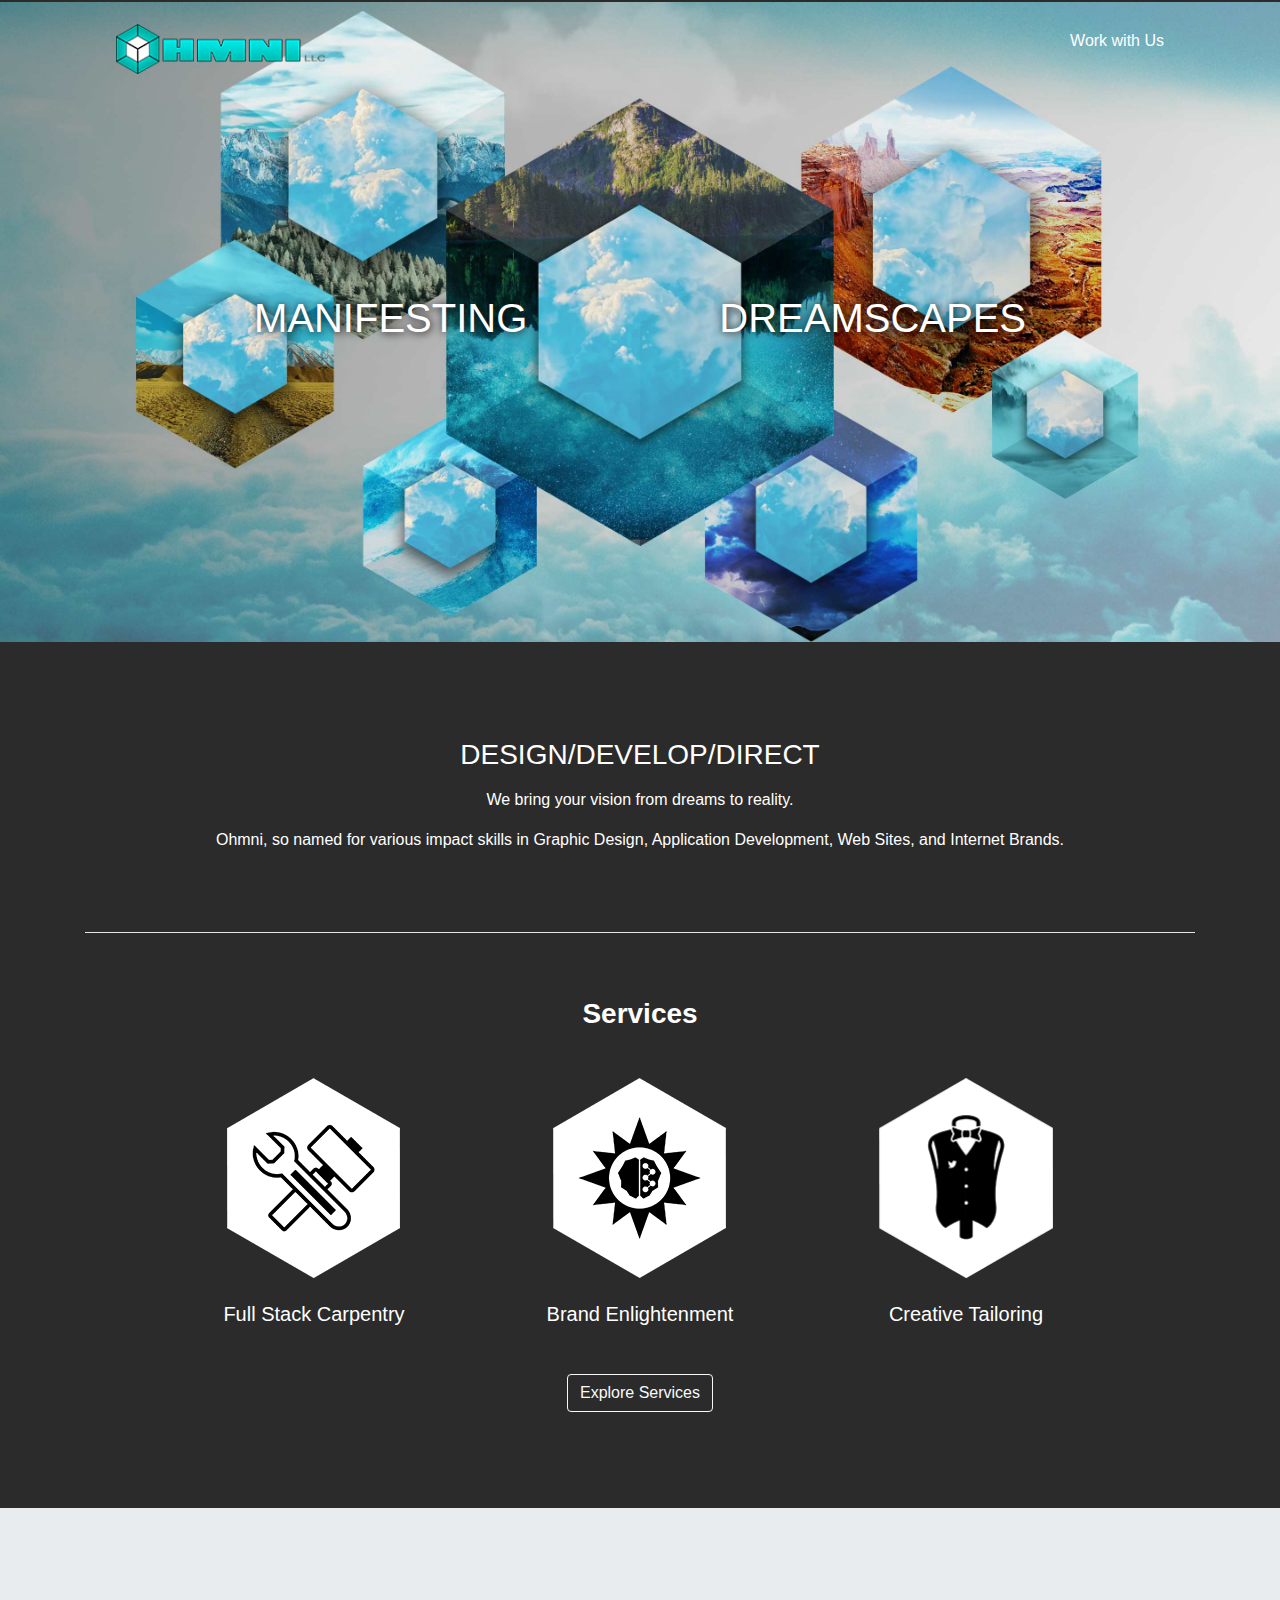
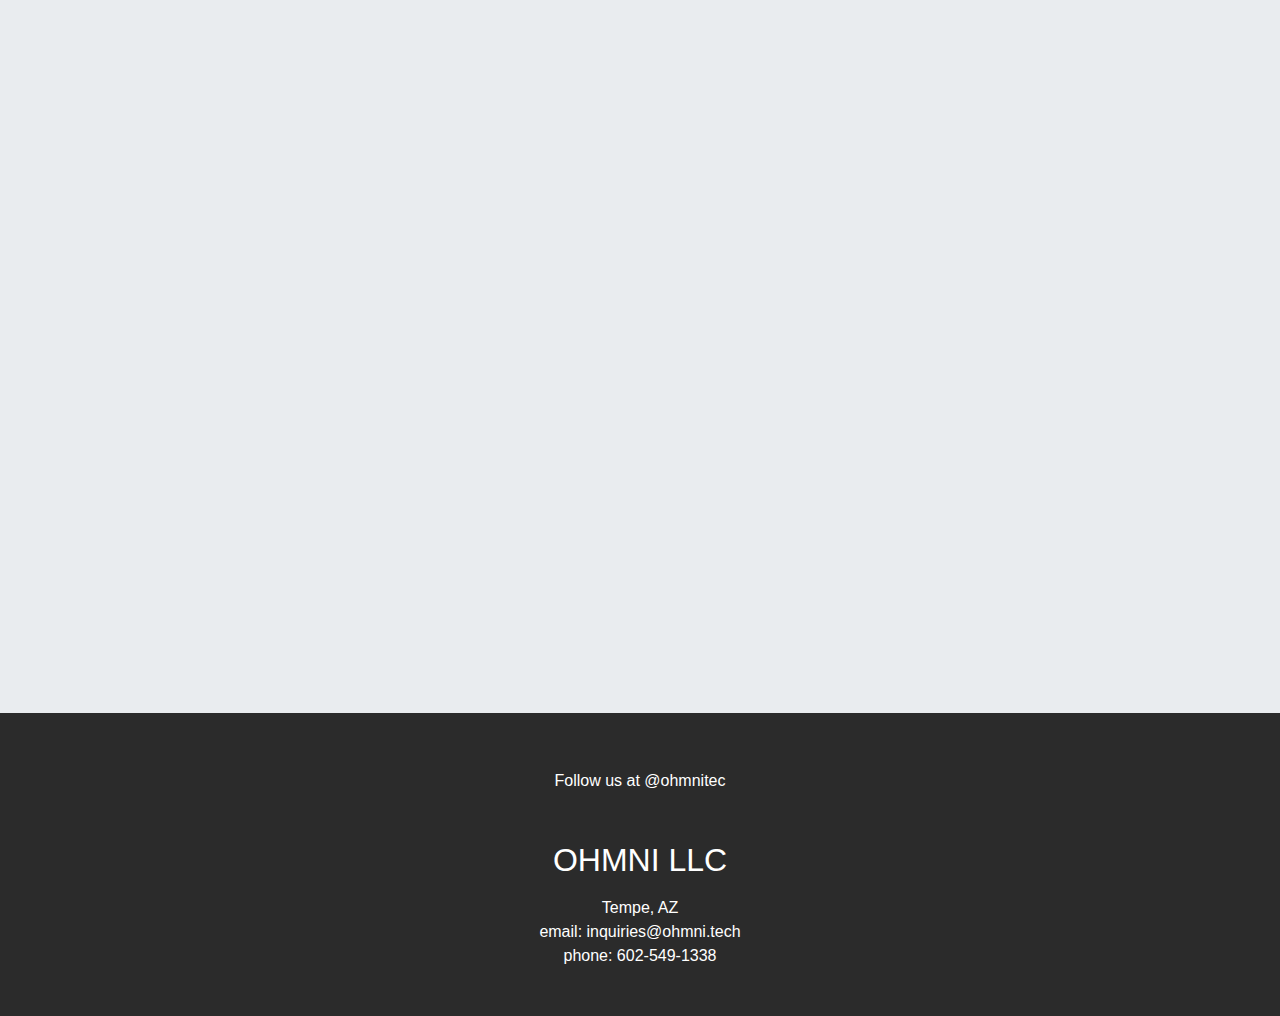
<file: index.html>
<!DOCTYPE html>
<html>

  <head lang="en">
    <meta charset="utf-8">

    <title>Ohmni.tech</title>
    <meta name="description" content="Ohnmi Home Page" />
    <meta name="keywords" content="HTML,CSS,XML,JavaScript">
    <meta name="author" content="Ohmni LLC">

    <!-- Twitter Card data -->
    <meta name="twitter:card" content="summary">
    <meta name="twitter:site" content="@ohmnitec">
    <meta name="twitter:title" content="Ohmni">
    <meta name="twitter:description" content="Ohmni, so named for varios impact dskills in Graphic Design,
       Application Development, Web Sites, and Internet Brands.">
    <meta name="twitter:creator" content="@ohmnitec">
    <!-- Twitter Summary card images must be at least 120x120px -->
    <meta name="twitter:image" content="https://res.cloudinary.com/db4y7ocbu/image/upload/v1540415535/social2.png">

    <!-- Open Graph data -->
    <meta property="og:title" content="Ohmni" />
    <meta property="og:type" content="article" />
    <meta property="og:url" content="https://www.ohmni.tech/" />
    <meta property="og:image" content="https://res.cloudinary.com/db4y7ocbu/image/upload/v1540415535/social2.png" />
    <meta property="og:description" content="Ohmni, so named for varios impact dskills in Graphic Design,
       Application Development, Web Sites, and Internet Brands." />
    <meta property="og:site_name" content="Ohmni" />

    <meta name="viewport" content="width=device-width, initial-scale=1, shrink-to-fit=no">

    <link type="text/css" rel="stylesheet" href="styles/main.css" />
    <link type="text/css" rel="stylesheet" href="styles/bootstrap.css" />

		<link rel="shortcut icon" type="image/png" href="img/ohmnifav.png" />
    <link rel="stylesheet" href="https://use.fontawesome.com/releases/v5.4.1/css/all.css" integrity="sha384-5sAR7xN1Nv6T6+dT2mhtzEpVJvfS3NScPQTrOxhwjIuvcA67KV2R5Jz6kr4abQsz" crossorigin="anonymous">

    <!-- Global site tag (gtag.js) - Google Analytics -->
    <script async src="https://www.googletagmanager.com/gtag/js?id=UA-130620807-1"></script>
    <script>
      window.dataLayer = window.dataLayer || [];
      function gtag(){dataLayer.push(arguments);}
      gtag('js', new Date());

      gtag('config', 'UA-130620807-1');
    </script>
  </head>

  <body>

    <nav class="navbar navbar-expand-lg navbar-dark mt-3 mt-md-0">
      <div class="container">
          <div class="col m-md-3">
            <a href="index.html"><img src="img/microsoft2.png" alt="Ohmni Busines Logo" height="50" width ="auto" class="d-none d-sm-block"></a>
            <a href="index.html"><img src="img/ohmnifav.png" alt="Ohmni Busines Logo" height="50" width ="auto" class="d-block d-sm-none"></a>
          </div>
          <div class="col text-right m-md-3">
            <p><a href="#work" class="text-white">Work with Us</a></p>
          </div>
      </div>
    </nav>

    <div class="big-banner d-flex align-items-center justify-content-center">
      <div class="d-sm-flex text-center">
        <h1 class="mr-sm-5 pr-sm-5 font-weight-normal myshadow">MANIFESTING</h1><h1 class="ml-sm-5 pl-sm-5 font-weight-normal myshadow">DREAMSCAPES</h1>
      </div>
    </div>

    <div class="container">
      <div class="my-5 py-5 row">
        <div class="col-12">
          <h3 class="text-center font-weight-light">DESIGN/DEVELOP/DIRECT</h3>
          <p class="text-center mt-3">We bring your vision from dreams to reality.</p>
          <p class="text-center mt-3">Ohmni, so named for various impact skills in Graphic Design,
             Application Development, Web Sites, and Internet Brands.</p>
        </div>
        <div class="col-12 my-5">
            <hr>
        </div>
        <div class="col-12 px-5">
          <h3 class="text-center font-weight-bold">Services</h3>
           <div class="mt-5 row px-5">
             <div class="col-sm-4">
                <div class="d-flex justify-content-center align-items-center">
                  <a href="fullStackCarpentry.html"><img class="image-responsive ohinvert" src="img/forge.png" height="200" alt="Image of a Wrench and Hammer signifying App Development"></a>
                </div>
                <div class="text-center">
                  <h5 class="pt-4 mb-5 mb-sm-0">Full Stack Carpentry</h5>
                </div>
              </div>
              <div class="col-sm-4">
                 <div class="d-flex justify-content-center align-items-center">
                   <a href="brandEnlightenment.html"><img class="image-responsive ohinvert" src="img/brain.png" height="200" alt="Image of a Brain with cable connections signifying Brand Awareness"></a>
                 </div>
                 <div class="text-center">
                   <h5 class="pt-4  mb-5 mb-sm-0">Brand Enlightenment</h5>
                 </div>
               </div>
               <div class="col-sm-4">
                  <div class="d-flex justify-content-center align-items-center">
                    <a href="creativeTailoring.html"><img class="image-responsive ohinvert" src="img/suite.png" height="200" alt="Image of a tailored vest signifying Custom Design"></a>
                  </div>
                  <div class="text-center">
                    <h5 class="pt-4  mb-5 mb-sm-0">Creative Tailoring</h5>
                  </div>
                </div>
           </div>
           <div class="row justify-content-center align-self-center pt-5">
             <div clast="col-12">
               <a href="services.html"><button type="button" class="btn btn-outline-light">Explore Services</button></a>
             </div>
           </div>
        </div>
      </div>
      </div>
      <div class="container-fluid px-0">
        <div class="jumbotron rounded-0">
          <div id="work" class="row justify-content-center align-self-center pt-5">
          <iframe src="https://docs.google.com/forms/d/e/1FAIpQLSdaob7iep6bWHyJh2N-Jz1HkXhIsTJ9ynYwW-JJyijFlNboeg/viewform?embedded=true" width="640" height="629" frameborder="0" class="">Loading...</iframe>
          </div>
        </div>
    </div>
    <footer class="pt-4">
      <div class="container">
        <p class="text-center">Follow us at @ohmnitec</p>
        <div class="text-center">
          <a href="https://www.facebook.com/ohmnimedia/"><i class="fab fa-facebook-f mx-2 text-white"></i></a>
          <a href="https://twitter.com/ohmnitec"><i class="fab fa-twitter mx-2 text-white"></i></a>
          <a href="https://www.behance.net/ohmnitec"><i class="fab fa-behance mx-2 text-white"></i></a>
          <a href="https://www.instagram.com/ohmnitec/"><i class="fab fa-instagram mx-2 text-white"></i></a>
          <a href="https://www.pinterest.com/ohmnitec/"><i class="fab fa-pinterest mx-2 text-white"></i></a>
          <a href="https://medium.com/@ohmnitec"><i class="fab fa-medium-m mx-2 text-white"></i></a>
        </div>
        <div class="pt-2">
          <h2 class="text-weight-bold text-center">OHMNI LLC</h2>
        </div>
        <div class="pt-2 mb-5">
          <p class="text-center mb-0">Tempe, AZ</p>
          <p class="text-center mb-0">email: inquiries@ohmni.tech</p>
          <p class="text-center">phone: 602-549-1338</p>
        </div>
      </div>
    </footer>
    <!-- Optional JavaScript -->
    <!-- jQuery first, then Popper.js, then Bootstrap JS -->
    <script async src="https://code.jquery.com/jquery-3.2.1.slim.min.js" integrity="sha384-KJ3o2DKtIkvYIK3UENzmM7KCkRr/rE9/Qpg6aAZGJwFDMVNA/GpGFF93hXpG5KkN" crossorigin="anonymous"></script>
    <script async src="https://cdnjs.cloudflare.com/ajax/libs/popper.js/1.12.9/umd/popper.min.js" integrity="sha384-ApNbgh9B+Y1QKtv3Rn7W3mgPxhU9K/ScQsAP7hUibX39j7fakFPskvXusvfa0b4Q" crossorigin="anonymous"></script>
    <script async src="https://maxcdn.bootstrapcdn.com/bootstrap/4.0.0/js/bootstrap.min.js" integrity="sha384-JZR6Spejh4U02d8jOt6vLEHfe/JQGiRRSQQxSfFWpi1MquVdAyjUar5+76PVCmYl" crossorigin="anonymous"></script>
  </body>
</html>
</file>
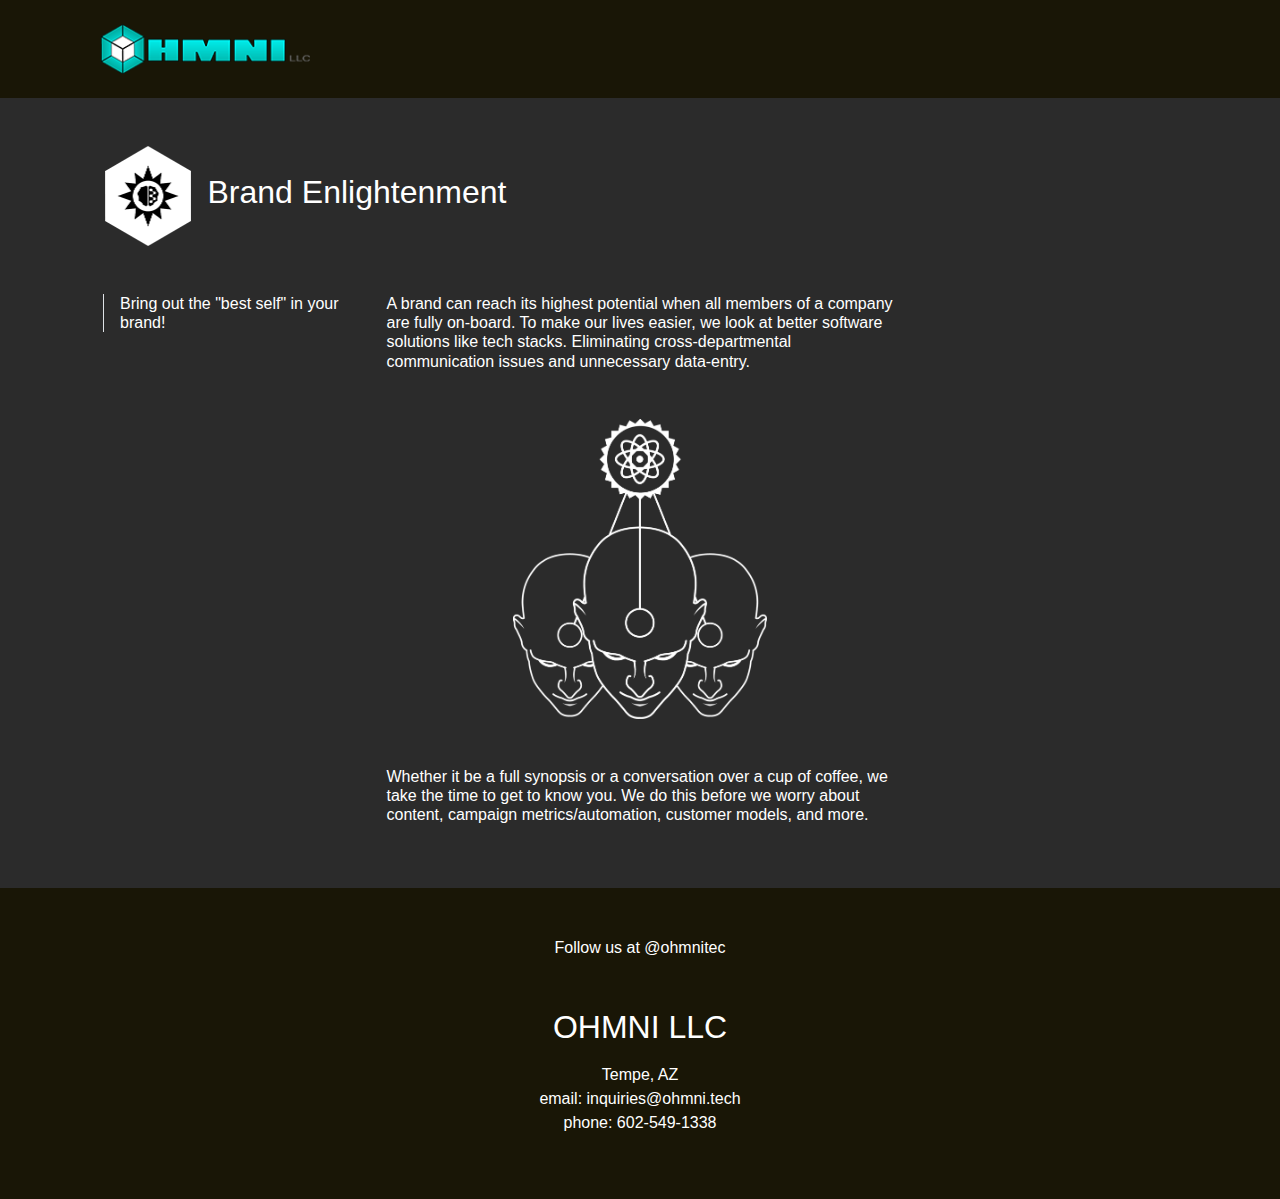
<file: brandEnlightenment.html>
<!DOCTYPE html>
<html>
	<head lang="en">
    <meta charset="utf-8">

    <title>Brand Enlightenment</title>
    <meta name="description" content="Brand Enlightenment" />
    <meta name="keywords" content="HTML,CSS,XML,JavaScript">
    <meta name="author" content="Ohmni LLC">

    <!-- Twitter Card data -->
    <meta name="twitter:card" content="summary">
    <meta name="twitter:site" content="@ohmnitec">
    <meta name="twitter:title" content="Brand Enlightenment">
    <meta name="twitter:description" content='Bring out the "best self" in your brand!'>
    <meta name="twitter:creator" content="@ohmnitec">
    <!-- Twitter Summary card images must be at least 120x120px -->
    <meta name="twitter:image" content="https://res.cloudinary.com/db4y7ocbu/image/upload/v1540415535/social2.png">

    <!-- Open Graph data -->
    <meta property="og:title" content="Brand Enlightenment" />
    <meta property="og:type" content="article" />
    <meta property="og:url" content="https://www.ohmni.tech/" />
    <meta property="og:image" content="https://res.cloudinary.com/db4y7ocbu/image/upload/v1540415535/social2.png" />
    <meta property="og:description" content='Bring out the "best self" in your brand!' />
    <meta property="og:site_name" content="Ohmni" />

    <meta name="viewport" content="width=device-width, initial-scale=1, shrink-to-fit=no">

    <link type="text/css" rel="stylesheet" href="styles/main.css" />
    <link type="text/css" rel="stylesheet" href="styles/bootstrap.css" />

		<link rel="shortcut icon" type="image/png" href="img/ohmnifav.png" />
    <link rel="stylesheet" href="https://use.fontawesome.com/releases/v5.4.1/css/all.css" integrity="sha384-5sAR7xN1Nv6T6+dT2mhtzEpVJvfS3NScPQTrOxhwjIuvcA67KV2R5Jz6kr4abQsz" crossorigin="anonymous">

		<!-- Global site tag (gtag.js) - Google Analytics -->
    <script async src="https://www.googletagmanager.com/gtag/js?id=UA-130620807-1"></script>
    <script>
      window.dataLayer = window.dataLayer || [];
      function gtag(){dataLayer.push(arguments);}
      gtag('js', new Date());

      gtag('config', 'UA-130620807-1');
    </script>
  </head>
	<body>
		<nav class="navbar navbar-expand-lg navbar-dark bg-dark">
  		<div class="container">
  			<div class="m-3">
  				<a href="index.html"><img src="img/microsoft2.png" alt="Ohmni Busines Logo" height="50" width ="auto" class="d-none d-sm-block"></a>
          <a href="index.html"><img src="img/ohmnifav.png" alt="Ohmni Busines Logo" height="50" width ="auto" class="d-block d-sm-none"></a>
  			</div>
  		</div>
		</nav>
		<div class="container px-5 my-5">
			<div class="row mb-5">
				<div class="col-md-1 col-12 d-flex justify-content-center align-items-center mb-3 mb-md-0">
					<img class="image-responsive" src="img/brain.png" height="100" alt="Image of a Wrench and Hammer signifying App Development">
				</div>
				<div class="col-12 col-md-11 d-flex justify-content-left align-items-center">
					<div class="text-center pl-sm-3 pl-lg-0">
						<h2>Brand Enlightenment</h2>
					</div>
				</div>
			</div>
			<div class="row">
				<div class="col-md-3 col-12 pl-0 mb-3 mb-md-0">
					<blockquote class=" blockquote border-left">
						<h6 class="mb-0 ml-3 font-weight-light">Bring out the "best self" in your brand!</h6>
					</blockquote>
				</div>
				<div class="col-md-6 col-12">
					<blockquote class="blockquote mb-5">
						<h6 class="mb-0 font-weight-light">A brand can reach its highest potential when all members of a company are fully on-board.
							To make our lives easier, we look at better software solutions like tech stacks.
							Eliminating cross-departmental communication issues and unnecessary data-entry.</h6>
					</blockquote>
					<div class="my-5 d-flex justify-content-center align-items-center">
						<img class="image-responsive" src="img/collective.png" height="300" alt="Image of a Brain with cable connections signifying Brand Awareness">
					</div>
					<blockquote class="blockquote mt-5">
						<h6 class="mb-0 font-weight-light">Whether it be a full synopsis or a conversation over a cup of coffee,
              we take the time to get to know you. We do this before we worry about content, campaign metrics/automation,
              customer models, and more.  </h6>
					</blockquote>
				</div>
			</div>
		</div>

		<footer class="pt-5 bg-dark">
			<div class="container">
				<p class="text-center">Follow us at @ohmnitec</p>
				<div class="text-center">
					<a href="https://www.facebook.com/ohmnimedia/"><i class="fab fa-facebook-f mx-2 text-white"></i></a>
          <a href="https://twitter.com/ohmnitec"><i class="fab fa-twitter mx-2 text-white"></i></a>
          <a href="https://www.behance.net/ohmnitec"><i class="fab fa-behance mx-2 text-white"></i></a>
          <a href="https://www.instagram.com/ohmnitec/"><i class="fab fa-instagram mx-2 text-white"></i></a>
          <a href="https://www.pinterest.com/ohmnitec/"><i class="fab fa-pinterest mx-2 text-white"></i></a>
          <a href="https://medium.com/@ohmnitec"><i class="fab fa-medium-m mx-2 text-white"></i></a>
				</div>
				<div class="pt-2">
					<h2 class="text-weight-bold text-center">OHMNI LLC</h2>
				</div>
				<div class="pt-2 pb-5">
					<p class="text-center mb-0">Tempe, AZ</p>
					<p class="text-center mb-0">email: inquiries@ohmni.tech</p>
					<p class="text-center">phone: 602-549-1338</p>
				</div>
			</div>
		</footer>
		<!-- Optional JavaScript -->
		<!-- jQuery first, then Popper.js, then Bootstrap JS -->
		<script src="https://code.jquery.com/jquery-3.2.1.slim.min.js" integrity="sha384-KJ3o2DKtIkvYIK3UENzmM7KCkRr/rE9/Qpg6aAZGJwFDMVNA/GpGFF93hXpG5KkN" crossorigin="anonymous"></script>
		<script src="https://cdnjs.cloudflare.com/ajax/libs/popper.js/1.12.9/umd/popper.min.js" integrity="sha384-ApNbgh9B+Y1QKtv3Rn7W3mgPxhU9K/ScQsAP7hUibX39j7fakFPskvXusvfa0b4Q" crossorigin="anonymous"></script>
		<script src="https://maxcdn.bootstrapcdn.com/bootstrap/4.0.0/js/bootstrap.min.js" integrity="sha384-JZR6Spejh4U02d8jOt6vLEHfe/JQGiRRSQQxSfFWpi1MquVdAyjUar5+76PVCmYl" crossorigin="anonymous"></script>
	</body>
</html>
</file>
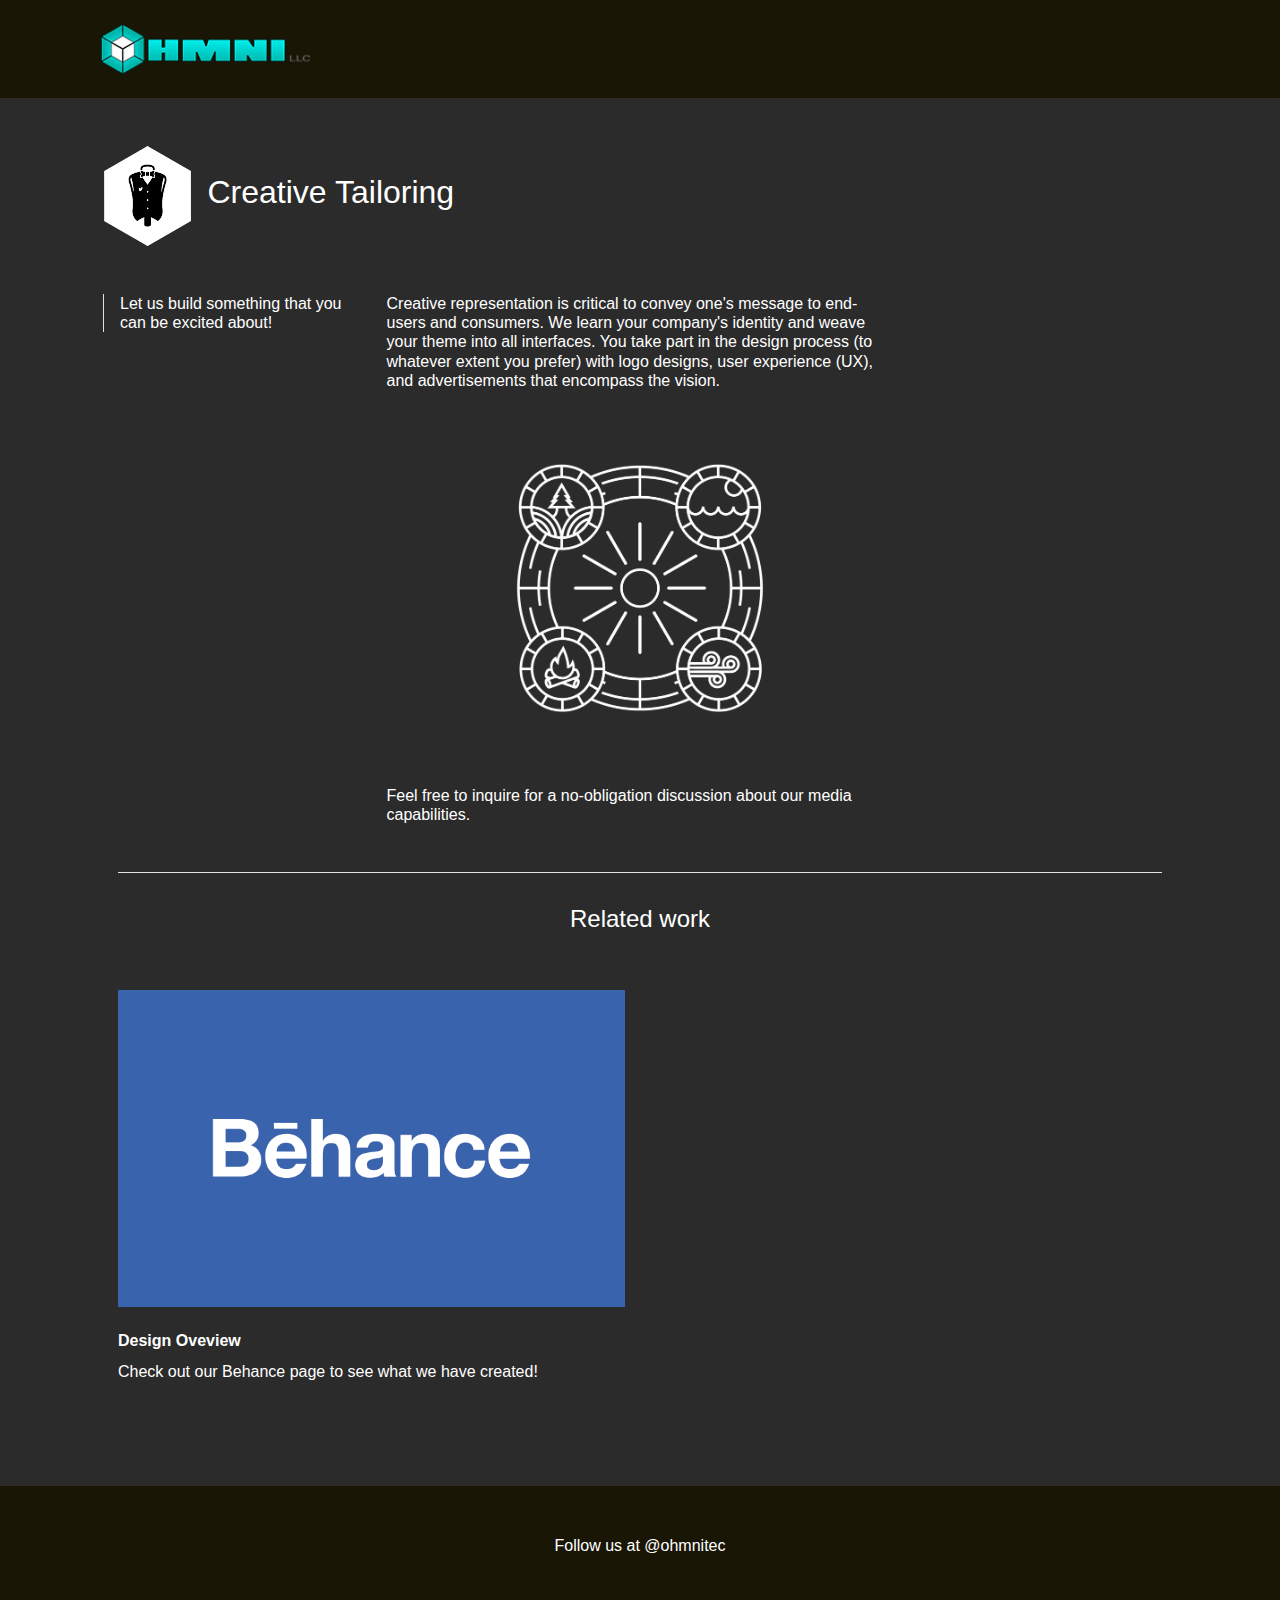
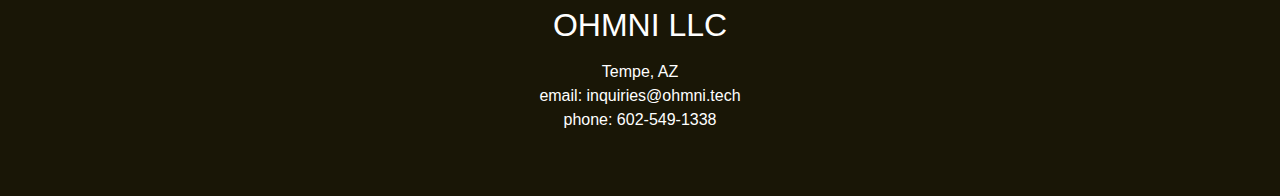
<file: creativeTailoring.html>
<!DOCTYPE html>
<html>
	<head lang="en">
    <meta charset="utf-8">

    <title>Creative Tailoring</title>
    <meta name="description" content="Creative Tailoring" />
    <meta name="keywords" content="HTML,CSS,XML,JavaScript">
    <meta name="author" content="Ohmni LLC">

    <!-- Twitter Card data -->
    <meta name="twitter:card" content="summary">
    <meta name="twitter:site" content="@ohmnitec">
    <meta name="twitter:title" content="Creative Tailoring">
    <meta name="twitter:description" content='Let us build something that you can be excited about!'>
    <meta name="twitter:creator" content="@ohmnitec">
    <!-- Twitter Summary card images must be at least 120x120px -->
    <meta name="twitter:image" content="https://res.cloudinary.com/db4y7ocbu/image/upload/v1540415535/social2.png">

    <!-- Open Graph data -->
    <meta property="og:title" content="Creative Tailoring" />
    <meta property="og:type" content="article" />
    <meta property="og:url" content="https://www.ohmni.tech/" />
    <meta property="og:image" content="https://res.cloudinary.com/db4y7ocbu/image/upload/v1540415535/social2.png" />
    <meta property="og:description" content='Let us build something that you can be excited about!' />
    <meta property="og:site_name" content="Ohmni" />

    <meta name="viewport" content="width=device-width, initial-scale=1, shrink-to-fit=no">

    <link type="text/css" rel="stylesheet" href="styles/main.css" />
    <link type="text/css" rel="stylesheet" href="styles/bootstrap.css" />

		<link rel="shortcut icon" type="image/png" href="img/ohmnifav.png" />
    <link rel="stylesheet" href="https://use.fontawesome.com/releases/v5.4.1/css/all.css" integrity="sha384-5sAR7xN1Nv6T6+dT2mhtzEpVJvfS3NScPQTrOxhwjIuvcA67KV2R5Jz6kr4abQsz" crossorigin="anonymous">

		<!-- Global site tag (gtag.js) - Google Analytics -->
    <script async src="https://www.googletagmanager.com/gtag/js?id=UA-130620807-1"></script>
    <script>
      window.dataLayer = window.dataLayer || [];
      function gtag(){dataLayer.push(arguments);}
      gtag('js', new Date());

      gtag('config', 'UA-130620807-1');
    </script>
  </head>
	<body>
		<nav class="navbar navbar-expand-lg navbar-dark bg-dark">
  		<div class="container">
  			<div class="m-3">
  				<a href="index.html"><img src="img/microsoft2.png" alt="Ohmni Busines Logo" height="50" width ="auto" class="d-none d-sm-block"></a>
          <a href="index.html"><img src="img/ohmnifav.png" alt="Ohmni Busines Logo" height="50" width ="auto" class="d-block d-sm-none"></a>
  			</div>
  		</div>
		</nav>
		<div class="container px-5 my-5">
			<div class="row mb-5">
				<div class="col-md-1 col-12 d-flex justify-content-center align-items-center mb-3 mb-md-0">
					<img class="image-responsive" src="img/suite.png" height="100" alt="Image of a Wrench and Hammer signifying App Development">
				</div>
				<div class="col-12 col-md-11 d-flex justify-content-left align-items-center">
					<div class="text-center pl-sm-3 pl-lg-0">
						<h2>Creative Tailoring</h2>
					</div>
				</div>
			</div>
			<div class="row">
				<div class="col-md-3 col-12 pl-0 mb-3 mb-md-0">
					<blockquote class=" blockquote border-left">
						<h6 class="mb-0 ml-3 font-weight-light">Let us build something that you can be excited about!</h6>
					</blockquote>
				</div>
				<div class="col-md-6 col-12">
					<blockquote class="blockquote mb-5">
						<h6 class="mb-0 font-weight-light">Creative representation is critical to convey one's message to end-users and consumers.
              We  learn your company's identity and weave your theme into all interfaces. You take part in the design process
              (to whatever extent you prefer) with logo designs, user experience (UX), and advertisements that encompass the vision.  </h6>
					</blockquote>
					<div class="my-5 d-flex justify-content-center align-items-center">
						<img class="image-responsive" src="img/theme.png" height="300" alt="Image of a Wrench and Hammer signifying App Development">
					</div>
					<blockquote class="blockquote mt-5">
						<h6 class="mb-0 font-weight-light">Feel free to inquire for a no-obligation discussion about our media capabilities.</h6>
					</blockquote>
				</div>
			</div>
      <div class="row my-3">
				<div class="col-12">
					<hr>
				</div>
			</div>
      <div class="row mb-3">
				<div class="col-12 mb-5">
					<h4 class="text-center font-weight-light">Related work
					</h4>
				</div>
				<div class="col-md-6 col-12">
          <div class="pb-5">
						<div class="">
              <a href="https://www.behance.net/ohmnitec" target="_blank"><img class="img-fluid" src="img/behanceBanner.png" alt="Image of the Behance Creative Network Logo"></a>
						</div>
						<div class="">
							<h6 class="pt-4 font-weight-bold">Design Oveview</h6>
							<h6 class="pt-1 font-weight-light">Check out our Behance page to see what we have created!</h6>
						</div>
					</div>
				</div>
			</div>
		</div>
		<footer class="pt-5 bg-dark">
			<div class="container">
				<p class="text-center">Follow us at @ohmnitec</p>
				<div class="text-center">
					<a href="https://www.facebook.com/ohmnimedia/"><i class="fab fa-facebook-f mx-2 text-white"></i></a>
          <a href="https://twitter.com/ohmnitec"><i class="fab fa-twitter mx-2 text-white"></i></a>
          <a href="https://www.behance.net/ohmnitec"><i class="fab fa-behance mx-2 text-white"></i></a>
          <a href="https://www.instagram.com/ohmnitec/"><i class="fab fa-instagram mx-2 text-white"></i></a>
          <a href="https://www.pinterest.com/ohmnitec/"><i class="fab fa-pinterest mx-2 text-white"></i></a>
          <a href="https://medium.com/@ohmnitec"><i class="fab fa-medium-m mx-2 text-white"></i></a>
				</div>
				<div class="pt-2">
					<h2 class="text-weight-bold text-center">OHMNI LLC</h2>
				</div>
				<div class="pt-2 pb-5">
					<p class="text-center mb-0">Tempe, AZ</p>
					<p class="text-center mb-0">email: inquiries@ohmni.tech</p>
					<p class="text-center">phone: 602-549-1338</p>
				</div>
			</div>
		</footer>
		<!-- Optional JavaScript -->
		<!-- jQuery first, then Popper.js, then Bootstrap JS -->
		<script src="https://code.jquery.com/jquery-3.2.1.slim.min.js" integrity="sha384-KJ3o2DKtIkvYIK3UENzmM7KCkRr/rE9/Qpg6aAZGJwFDMVNA/GpGFF93hXpG5KkN" crossorigin="anonymous"></script>
		<script src="https://cdnjs.cloudflare.com/ajax/libs/popper.js/1.12.9/umd/popper.min.js" integrity="sha384-ApNbgh9B+Y1QKtv3Rn7W3mgPxhU9K/ScQsAP7hUibX39j7fakFPskvXusvfa0b4Q" crossorigin="anonymous"></script>
		<script src="https://maxcdn.bootstrapcdn.com/bootstrap/4.0.0/js/bootstrap.min.js" integrity="sha384-JZR6Spejh4U02d8jOt6vLEHfe/JQGiRRSQQxSfFWpi1MquVdAyjUar5+76PVCmYl" crossorigin="anonymous"></script>
	</body>
</html>
</file>
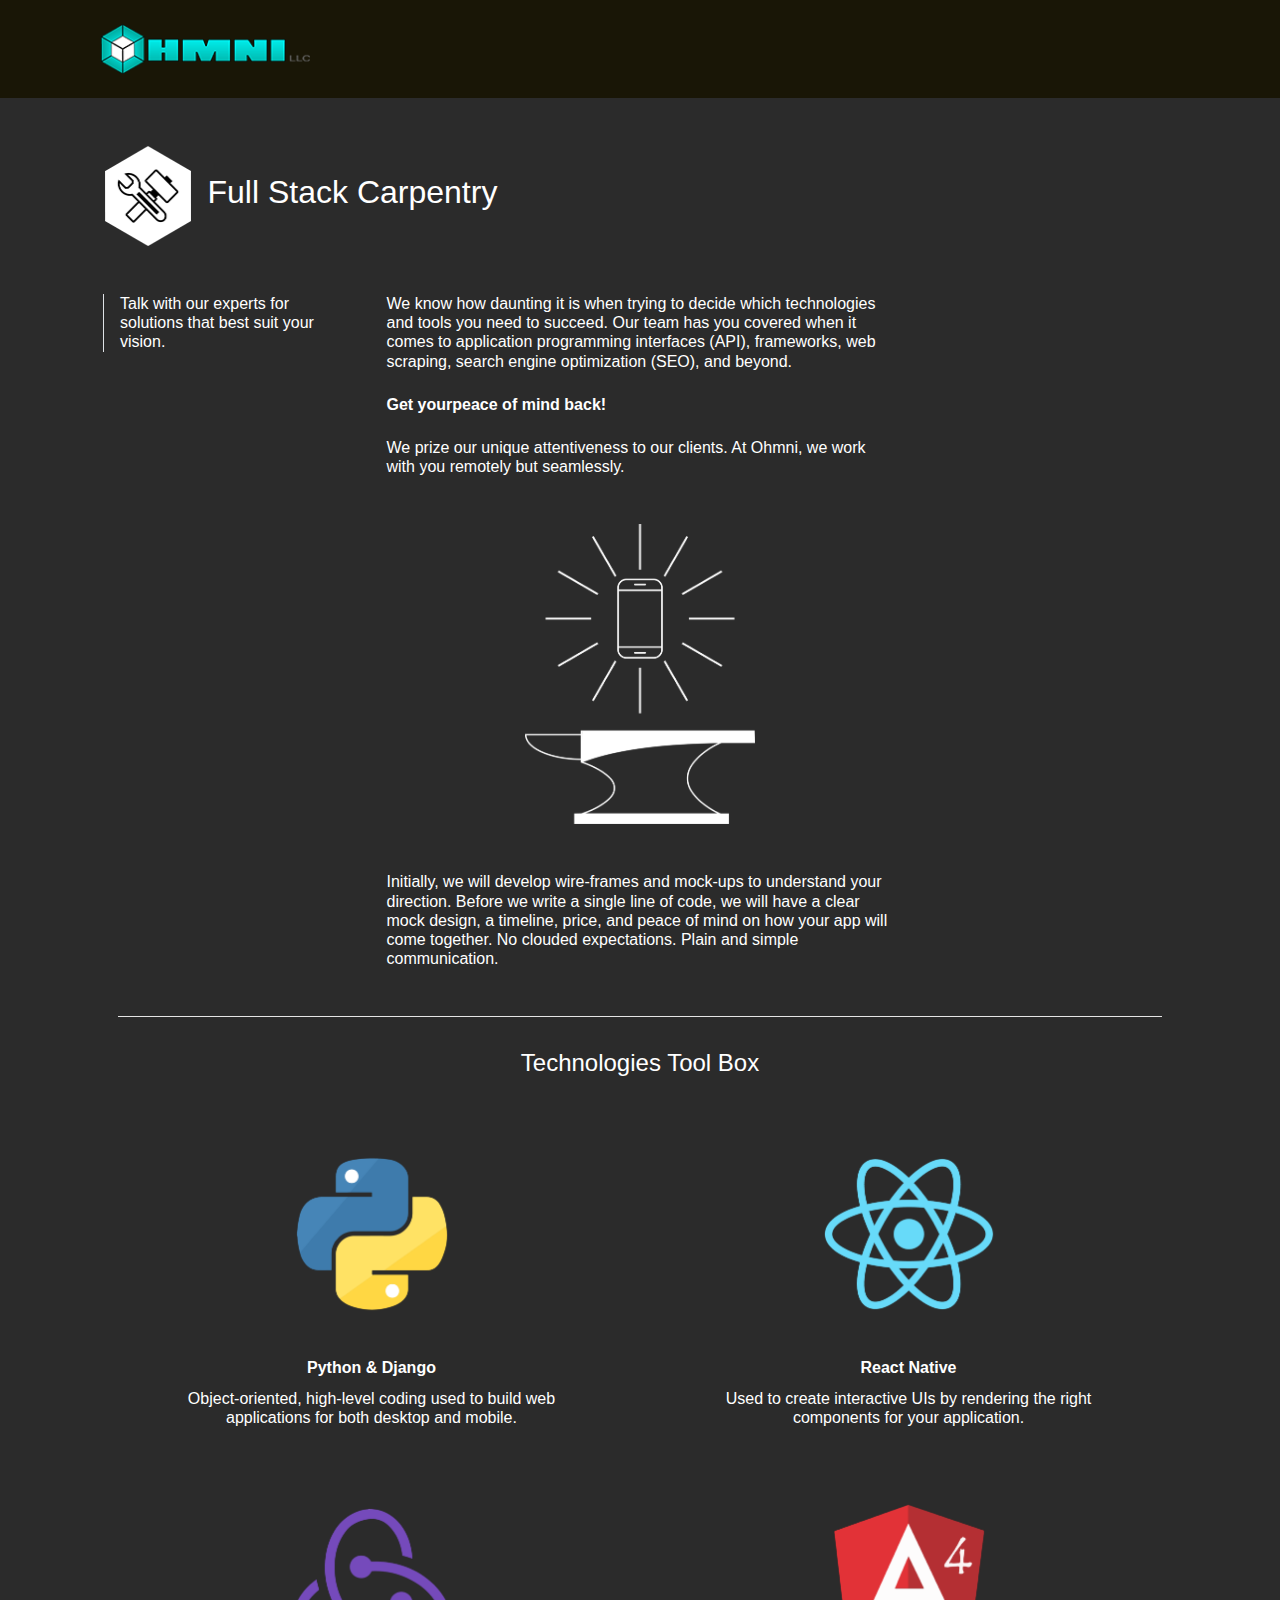
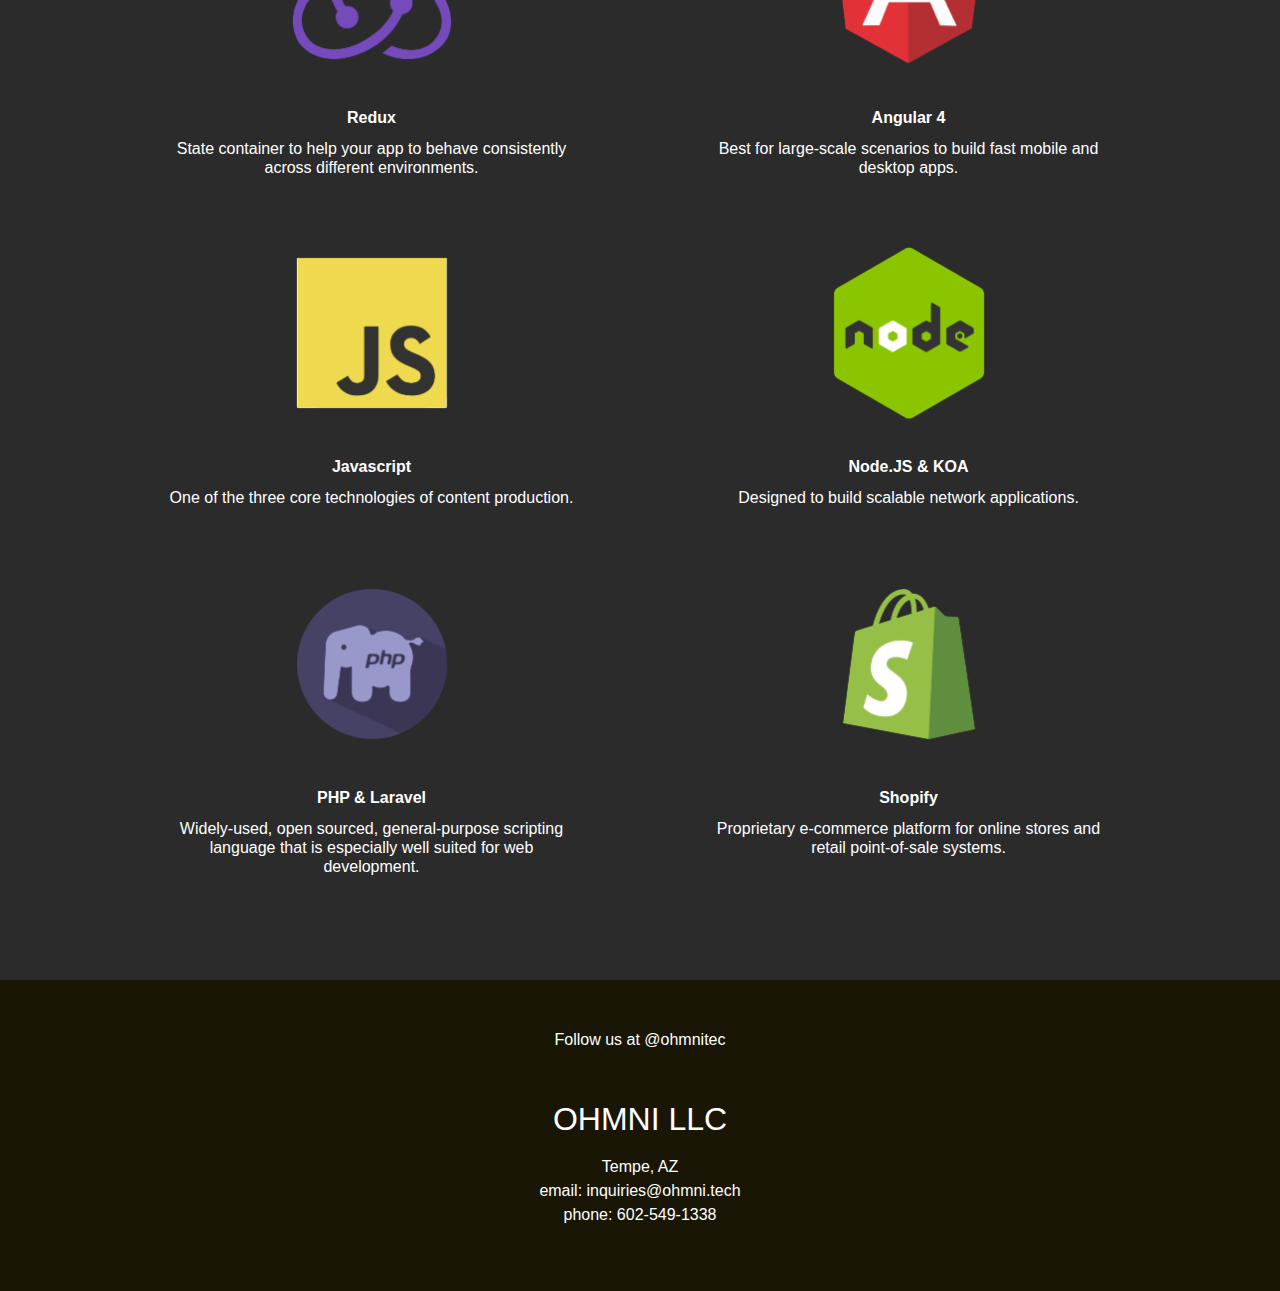
<file: fullStackCarpentry.html>
<!DOCTYPE html>
<html>
	<head lang="en">
    <meta charset="utf-8">

    <title>Full Stack Carpentry</title>
    <meta name="description" content="Full Stack Carpentry" />
    <meta name="keywords" content="HTML,CSS,XML,JavaScript">
    <meta name="author" content="Ohmni LLC">

    <!-- Twitter Card data -->
    <meta name="twitter:card" content="summary">
    <meta name="twitter:site" content="@ohmnitec">
    <meta name="twitter:title" content="Full Stack Carpentry">
    <meta name="twitter:description" content="Talk with our experts for solutions that best suit your vision.">
    <meta name="twitter:creator" content="@ohmnitec">
    <!-- Twitter Summary card images must be at least 120x120px -->
    <meta name="twitter:image" content="https://res.cloudinary.com/db4y7ocbu/image/upload/v1540415535/social2.png">

    <!-- Open Graph data -->
    <meta property="og:title" content="Full Stack Carpentry" />
    <meta property="og:type" content="article" />
    <meta property="og:url" content="https://www.ohmni.tech/" />
    <meta property="og:image" content="https://res.cloudinary.com/db4y7ocbu/image/upload/v1540415535/social2.png" />
    <meta property="og:description" content="Talk with our experts for solutions that best suit your vision." />
    <meta property="og:site_name" content="Ohmni" />

    <meta name="viewport" content="width=device-width, initial-scale=1, shrink-to-fit=no">

    <link type="text/css" rel="stylesheet" href="styles/main.css" />
    <link type="text/css" rel="stylesheet" href="styles/bootstrap.css" />

		<link rel="shortcut icon" type="image/png" href="img/ohmnifav.png" />
    <link rel="stylesheet" href="https://use.fontawesome.com/releases/v5.4.1/css/all.css" integrity="sha384-5sAR7xN1Nv6T6+dT2mhtzEpVJvfS3NScPQTrOxhwjIuvcA67KV2R5Jz6kr4abQsz" crossorigin="anonymous">

		<!-- Global site tag (gtag.js) - Google Analytics -->
    <script async src="https://www.googletagmanager.com/gtag/js?id=UA-130620807-1"></script>
    <script>
      window.dataLayer = window.dataLayer || [];
      function gtag(){dataLayer.push(arguments);}
      gtag('js', new Date());

      gtag('config', 'UA-130620807-1');
    </script>
  </head>
	<body>
		<nav class="navbar navbar-expand-lg navbar-dark bg-dark">
  		<div class="container">
  			<div class="m-3">
  				<a href="index.html"><img src="img/microsoft2.png" alt="Ohmni Busines Logo" height="50" width ="auto" class="d-none d-sm-block"></a>
          <a href="index.html"><img src="img/ohmnifav.png" alt="Ohmni Busines Logo" height="50" width ="auto" class="d-block d-sm-none"></a>
  			</div>
  		</div>
		</nav>
		<div class="container px-5 my-5">
			<div class="row mb-5">
				<div class="col-md-1 col-12 d-flex justify-content-center align-items-center mb-3 mb-md-0">
					<img class="image-responsive" src="img/forge.png" height="100" alt="Image of a Wrench and Hammer signifying App Development">
				</div>
				<div class="col-12 col-md-11 d-flex justify-content-left align-items-center">
					<div class="text-center pl-sm-3 pl-lg-0">
						<h2>Full Stack Carpentry</h2>
					</div>
				</div>
			</div>
			<div class="row">
				<div class="col-md-3 col-12 pl-0 mb-3 mb-md-0">
					<blockquote class=" blockquote border-left">
						<h6 class="mb-0 ml-3 font-weight-light">Talk with our experts for solutions that best suit your vision.</h6>
					</blockquote>
				</div>
				<div class="col-md-6 col-12">
					<blockquote class="blockquote mb-5">
						<h6 class="mb-0 font-weight-light">We know how daunting it is when trying to decide which technologies and tools you need to succeed.
              Our team has you covered when it comes to application programming interfaces (API),
              frameworks, web scraping, search engine optimization (SEO), and beyond. </h6>
						<h6 class="mb-0 my-4 font-weight-bold">Get yourpeace of mind back!</h6>
						<h6 class="mb-0 font-weight-light">We prize our unique attentiveness to our clients.
              At Ohmni, we work with you remotely but seamlessly. </h6>
					</blockquote>
					<div class="my-5 d-flex justify-content-center align-items-center">
						<img class="image-responsive" src="img/smith.png" height="300" alt="Image of a Wrench and Hammer signifying App Development">
					</div>
					<blockquote class="blockquote mt-5">
						<h6 class="mb-0 font-weight-light">Initially, we will develop wire-frames and mock-ups to understand your direction.
              Before we write a single line of code, we will have a clear mock design, a timeline, price,
							and peace of mind on how your app will come together. No clouded expectations. Plain and simple communication.   </h6>
					</blockquote>
				</div>
			</div>
			<div class="row my-3">
				<div class="col-12">
					<hr>
				</div>
			</div>
			<div class="row mb-3">
				<div class="col-12 mb-5">
					<h4 class="text-center font-weight-light">Technologies Tool Box
					</h4>
				</div>
				<div class="col-md-6 col-12">
          <div class="px-5 pb-5">
						<div class="d-flex justify-content-center align-items-center">
							<img class="image-responsive" src="img/python.png" height="200" alt="Python Programming Language Logo">
						</div>
						<div class="text-center">
							<h6 class="pt-4 font-weight-bold">Python & Django</h6>
							<h6 class="pt-1 font-weight-light">Object-oriented, high-level coding used to build web
                applications for both desktop and mobile.</h6>
						</div>
					</div>
					<div class="px-5 pb-5">
						<div class="d-flex justify-content-center align-items-center">
							<img class="image-responsive" src="img/redux.png" height="200" alt="Redux Programming Framework Logo">
						</div>
						<div class="text-center">
							<h6 class="pt-4 font-weight-bold">Redux</h6>
							<h6 class="pt-1 font-weight-light">State container to help your app
                to behave consistently across different environments.</h6>
						</div>
					</div>
					<div class="px-5 pb-5">
						<div class="d-flex justify-content-center align-items-center">
							<img class="image-responsive" src="img/javascript.png" height="200" alt="JavaScript Programming Language Logo">
						</div>
						<div class="text-center">
							<h6 class="pt-4 font-weight-bold">Javascript</h6>
							<h6 class="pt-1 font-weight-light">One of the three core technologies of content production.</h6>
						</div>
					</div>
      		<div class="px-5 pb-5">
      			<div class="d-flex justify-content-center align-items-center">
      				<img class="image-responsive" src="img/php.png" height="200" alt="PHP Programming Language Logo">
    				</div>
    				<div class="text-center">
    					<h6 class="pt-4 font-weight-bold">PHP & Laravel</h6>
    					<h6 class="pt-1 font-weight-light">Widely-used, open sourced, general-purpose scripting language that is
                especially well suited for web development.</h6>
    				</div>
    			</div>
				</div>
				<div class="col-md-6 col-12">
					<div class="px-5 pb-5">
						<div class="d-flex justify-content-center align-items-center">
							<img class="image-responsive" src="img/react.png" height="200" alt="React Programming Framework Logo">
						</div>
						<div class="text-center">
							<h6 class="pt-4 font-weight-bold">React Native</h6>
							<h6 class="pt-1 font-weight-light">Used to create interactive UIs by rendering the right components for your application.</h6>
						</div>
					</div>
					<div class="px-5 pb-5">
						<div class="d-flex justify-content-center align-items-center">
							<img class="image-responsive" src="img/angular.png" height="200" alt="Angular Programming Language Logo">
						</div>
						<div class="text-center">
							<h6 class="pt-4 font-weight-bold">Angular 4</h6>
							<h6 class="pt-1 font-weight-light">Best for large-scale scenarios to build fast mobile and desktop apps.</h6>
						</div>
					</div>
					<div class="px-5 pb-5">
						<div class="d-flex justify-content-center align-items-center">
							<img class="image-responsive" src="img/node.png" height="200" alt="Node.js Programming Framework Logo">
						</div>
						<div class="text-center">
							<h6 class="pt-4 font-weight-bold">Node.JS & KOA</h6>
							<h6 class="pt-1 font-weight-light">Designed to build scalable network applications.</h6>
						</div>
					</div>
					<div class="px-5 pb-5">
						<div class="d-flex justify-content-center align-items-center">
							<img class="image-responsive" src="img/shopify.png" height="200" alt="Shopify Company Logo">
						</div>
						<div class="text-center">
							<h6 class="pt-4 font-weight-bold">Shopify</h6>
							<h6 class="pt-1 font-weight-light">Proprietary e-commerce platform for online stores and retail point-of-sale systems.</h6>
						</div>
					</div>
				</div>
			</div>
		</div>

		<footer class="pt-5 bg-dark">
			<div class="container">
				<p class="text-center">Follow us at @ohmnitec</p>
				<div class="text-center">
					<a href="https://www.facebook.com/ohmnimedia/"><i class="fab fa-facebook-f mx-2 text-white"></i></a>
          <a href="https://twitter.com/ohmnitec"><i class="fab fa-twitter mx-2 text-white"></i></a>
          <a href="https://www.behance.net/ohmnitec"><i class="fab fa-behance mx-2 text-white"></i></a>
          <a href="https://www.instagram.com/ohmnitec/"><i class="fab fa-instagram mx-2 text-white"></i></a>
          <a href="https://www.pinterest.com/ohmnitec/"><i class="fab fa-pinterest mx-2 text-white"></i></a>
          <a href="https://medium.com/@ohmnitec"><i class="fab fa-medium-m mx-2 text-white"></i></a>
				</div>
				<div class="pt-2">
					<h2 class="text-weight-bold text-center">OHMNI LLC</h2>
				</div>
				<div class="pt-2 pb-5">
					<p class="text-center mb-0">Tempe, AZ</p>
					<p class="text-center mb-0">email: inquiries@ohmni.tech</p>
					<p class="text-center">phone: 602-549-1338</p>
				</div>
			</div>
		</footer>
		<!-- Optional JavaScript -->
		<!-- jQuery first, then Popper.js, then Bootstrap JS -->
		<script src="https://code.jquery.com/jquery-3.2.1.slim.min.js" integrity="sha384-KJ3o2DKtIkvYIK3UENzmM7KCkRr/rE9/Qpg6aAZGJwFDMVNA/GpGFF93hXpG5KkN" crossorigin="anonymous"></script>
		<script src="https://cdnjs.cloudflare.com/ajax/libs/popper.js/1.12.9/umd/popper.min.js" integrity="sha384-ApNbgh9B+Y1QKtv3Rn7W3mgPxhU9K/ScQsAP7hUibX39j7fakFPskvXusvfa0b4Q" crossorigin="anonymous"></script>
		<script src="https://maxcdn.bootstrapcdn.com/bootstrap/4.0.0/js/bootstrap.min.js" integrity="sha384-JZR6Spejh4U02d8jOt6vLEHfe/JQGiRRSQQxSfFWpi1MquVdAyjUar5+76PVCmYl" crossorigin="anonymous"></script>
	</body>
</html>
</file>
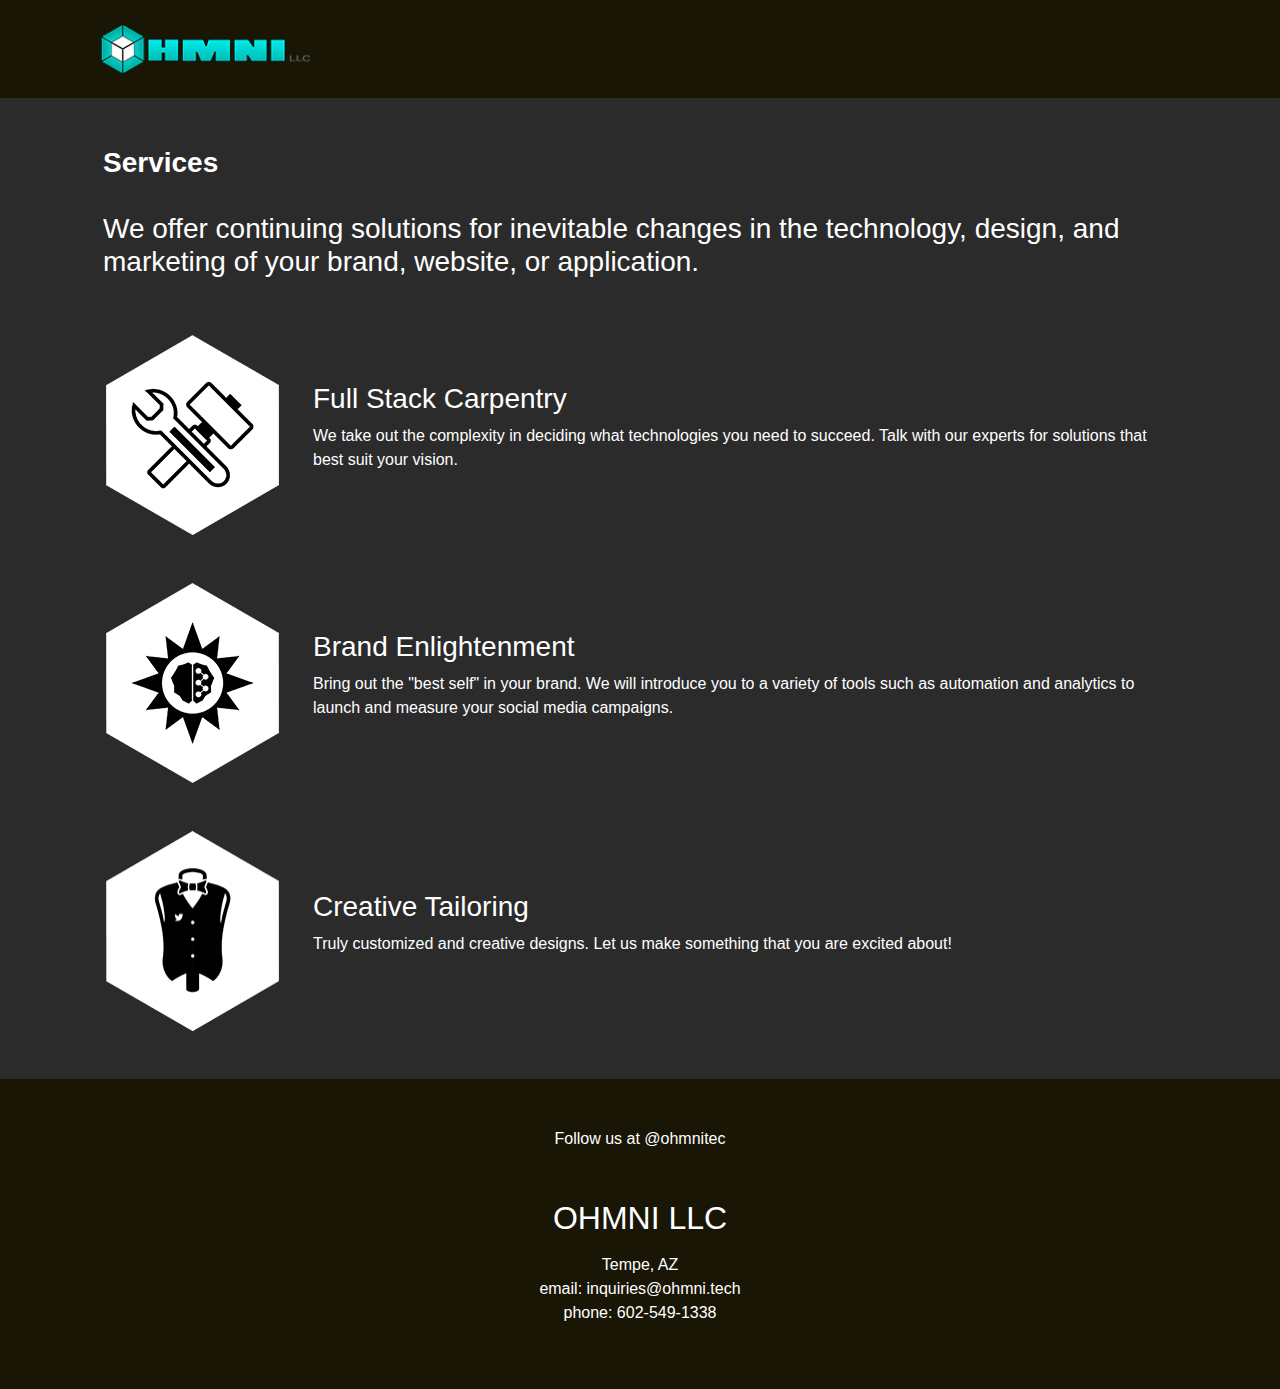
<file: services.html>
<!DOCTYPE html>
<html>

  <head lang="en">
    <meta charset="utf-8">

    <title>Services</title>
    <meta name="description" content="Services" />
    <meta name="keywords" content="HTML,CSS,XML,JavaScript">
    <meta name="author" content="Ohmni LLC">

    <!-- Twitter Card data -->
    <meta name="twitter:card" content="summary">
    <meta name="twitter:site" content="@ohmnitec">
    <meta name="twitter:title" content="Services">
    <meta name="twitter:description" content="We offer continueing solutions for inevitable changes in the technology, design,
      and marketing of your brand, website, or application. Built for today and readily changed thereafter.">
    <meta name="twitter:creator" content="@ohmnitec">
    <!-- Twitter Summary card images must be at least 120x120px -->
    <meta name="twitter:image" content="https://res.cloudinary.com/db4y7ocbu/image/upload/v1540415535/social2.png">

    <!-- Open Graph data -->
    <meta property="og:title" content="Services" />
    <meta property="og:type" content="article" />
    <meta property="og:url" content="https://www.ohmni.tech/" />
    <meta property="og:image" content="https://res.cloudinary.com/db4y7ocbu/image/upload/v1540415535/social2.png" />
    <meta property="og:description" content="We offer continueing solutions for inevitable changes in the technology, design,
      and marketing of your brand, website, or application. Built for today and readily changed thereafter." />
    <meta property="og:site_name" content="Ohmni" />

    <meta name="viewport" content="width=device-width, initial-scale=1, shrink-to-fit=no">

    <link type="text/css" rel="stylesheet" href="styles/main.css" />
    <link type="text/css" rel="stylesheet" href="styles/bootstrap.css" />

		<link rel="shortcut icon" type="image/png" href="img/ohmnifav.png" />
    <link rel="stylesheet" href="https://use.fontawesome.com/releases/v5.4.1/css/all.css" integrity="sha384-5sAR7xN1Nv6T6+dT2mhtzEpVJvfS3NScPQTrOxhwjIuvcA67KV2R5Jz6kr4abQsz" crossorigin="anonymous">

    <!-- Global site tag (gtag.js) - Google Analytics -->
    <script async src="https://www.googletagmanager.com/gtag/js?id=UA-130620807-1"></script>
    <script>
      window.dataLayer = window.dataLayer || [];
      function gtag(){dataLayer.push(arguments);}
      gtag('js', new Date());

      gtag('config', 'UA-130620807-1');
    </script>

  </head>

  <body>

    <nav class="navbar navbar-expand-lg navbar-dark bg-dark">
      <div class="container">
          <div class="m-3">
            <a href="index.html"><img src="img/microsoft2.png" alt="Ohmni Busines Logo" height="50" width ="auto" class="d-none d-sm-block"></a>
            <a href="index.html"><img src="img/ohmnifav.png" alt="Ohmni Busines Logo" height="50" width ="auto" class="d-block d-sm-none"></a>
          </div>
      </div>
    </nav>

    <div class="container px-5 my-5">
      <div class="row">
        <h3 class="font-weight-bold">Services<h3>
        <p class="font-weight-light mt-4 mb-5">We offer continuing solutions for inevitable changes in the technology, design,
          and marketing of your brand, website, or application.</p>
      </div>
      <div class="row mb-5">
        <div class="col-12 col-sm-2 mb-3 mb-sm-0 d-flex justify-content-center align-items-center">
          <a href="fullStackCarpentry.html"><img class="image-responsive ohinvert" src="img/forge.png" height="200" alt="Image of a Wrench and Hammer signifying App Development"></a>
        </div>
        <div class="col-12 col-sm-10 d-flex justify-content-left align-items-center">
          <div class="ml-sm-5 ml-lg-3 text-center text-sm-left">
            <h3>Full Stack Carpentry</h3>
            <p>We take out the complexity in deciding what technologies you need to succeed. Talk with our experts for solutions that best suit your vision.</p>
          </div>
        </div>
      </div>
      <div class="row mb-5">
        <div class="col-12 col-sm-2 mb-3 mb-sm-0 d-flex justify-content-center align-items-center">
          <a href="brandEnlightenment.html"><img class="image-responsive ohinvert" src="img/brain.png" height="200" alt="Image of a Brain with cable connections signifying Brand Awareness"></a>
        </div>
        <div class="col-12 col-sm-10 d-flex justify-content-left align-items-center">
          <div class="ml-sm-5 ml-lg-3 text-center text-sm-left">
            <h3>Brand Enlightenment</h3>
            <p>Bring out the "best self" in your brand. We will introduce you to a variety of
              tools such as automation and analytics to launch and measure your social media campaigns.</p>
          </div>
        </div>
      </div>
      <div class="row mb-5">
        <div class="col-12 col-sm-2 mb-3 mb-sm-0 d-flex justify-content-center align-items-center">
          <a href="creativeTailoring.html"><img class="image-responsive ohinvert" src="img/suite.png" height="200" alt="Image of a tailored vest signifying Custom Design"></a>
        </div>
        <div class="col-12 col-sm-10 d-flex justify-content-left align-items-center">
          <div class="ml-sm-5 ml-lg-3 text-center text-sm-left">
            <h3>Creative Tailoring</h3>
            <p>Truly customized and creative designs. Let us make something that you are excited about!</p>
          </div>
        </div>
      </div>
    </div>

    <footer class="pt-5 bg-dark">
      <div class="container">
        <p class="text-center">Follow us at @ohmnitec</p>
        <div class="text-center">
          <a href="https://www.facebook.com/ohmnimedia/"><i class="fab fa-facebook-f mx-2 text-white"></i></a>
          <a href="https://twitter.com/ohmnitec"><i class="fab fa-twitter mx-2 text-white"></i></a>
          <a href="https://www.behance.net/ohmnitec"><i class="fab fa-behance mx-2 text-white"></i></a>
          <a href="https://www.instagram.com/ohmnitec/"><i class="fab fa-instagram mx-2 text-white"></i></a>
          <a href="https://www.pinterest.com/ohmnitec/"><i class="fab fa-pinterest mx-2 text-white"></i></a>
          <a href="https://medium.com/@ohmnitec"><i class="fab fa-medium-m mx-2 text-white"></i></a>
        </div>
        <div class="pt-2">
          <h2 class="text-weight-bold text-center">OHMNI LLC</h2>
        </div>
        <div class="pt-2 pb-5">
          <p class="text-center mb-0">Tempe, AZ</p>
          <p class="text-center mb-0">email: inquiries@ohmni.tech</p>
          <p class="text-center">phone: 602-549-1338</p>
        </div>
      </div>
    </footer>
    <!-- Optional JavaScript -->
    <!-- jQuery first, then Popper.js, then Bootstrap JS -->
    <script src="https://code.jquery.com/jquery-3.2.1.slim.min.js" integrity="sha384-KJ3o2DKtIkvYIK3UENzmM7KCkRr/rE9/Qpg6aAZGJwFDMVNA/GpGFF93hXpG5KkN" crossorigin="anonymous"></script>
    <script src="https://cdnjs.cloudflare.com/ajax/libs/popper.js/1.12.9/umd/popper.min.js" integrity="sha384-ApNbgh9B+Y1QKtv3Rn7W3mgPxhU9K/ScQsAP7hUibX39j7fakFPskvXusvfa0b4Q" crossorigin="anonymous"></script>
    <script src="https://maxcdn.bootstrapcdn.com/bootstrap/4.0.0/js/bootstrap.min.js" integrity="sha384-JZR6Spejh4U02d8jOt6vLEHfe/JQGiRRSQQxSfFWpi1MquVdAyjUar5+76PVCmYl" crossorigin="anonymous"></script>
  </body>
</html>
</file>
<file: styles/main.css>
:root {
    --main-t-margin: 4.5rem
}

li {
    margin-left: 1rem
}

#left-nav {
    position: fixed;
    top: 0rem;
    left: 0rem;
    height: 100%;
    margin-top: var(--main-t-margin)
}

#main-sect {
    height: 100%;
    margin-top: var(--main-t-margin)
}

code {
    display: block;
    text-align: left;
    white-space: pre;
    position: relative;
    word-break: normal;
    word-wrap: normal;
    line-height: 2;
    background-color: #f7f7f7;
    padding: 1rem;
    margin: .6rem 0;
    border-radius: .3rem
}

#mobile-prof {
    margin: 7.5rem 0 0 0
}

.big-banner {
  background-image: url('../img/web.jpg');
  /* Full height */
  height: 100vh;
  margin-top: -6em;

  /* Center and scale the image nicely */
  background-attachment: fixed;
  background-position: center;
  background-repeat: no-repeat;
  overflow: hidden;
  background-size: cover;

  /* Flexbox */
  display: flex;
  align-items: center;
}

.myshadow {
  text-shadow: 1px 1px 8px #000;
}

.ohinvert {
  filter: invert(0%);
  transition: filter 0.2s linear; /* vendorless fallback */
    -o-transition: filter 0.2s linear; /* opera */
    -ms-transition: filter 0.2s linear; /* IE 10 */
    -moz-transition: filter 0.2s linear; /* Firefox */
    -webkit-transition: filter 0.2s linear; /*safari and chrome */
}

.ohinvert:hover {
  filter: invert(100%);
}

@media only screen and (max-width: 47.9rem) {
    #mobile-prof {
        margin: 4.5rem 0 0 0
    }
}

@media only screen and (max-width: 62rem) {
    #main-sect {
        margin-top: 0 !important
    }

}

@media only screen and (max-width: 84rem) {
    .big-banner {
      height: 40rem;
      background-attachment: local;
    }

}
</file>
